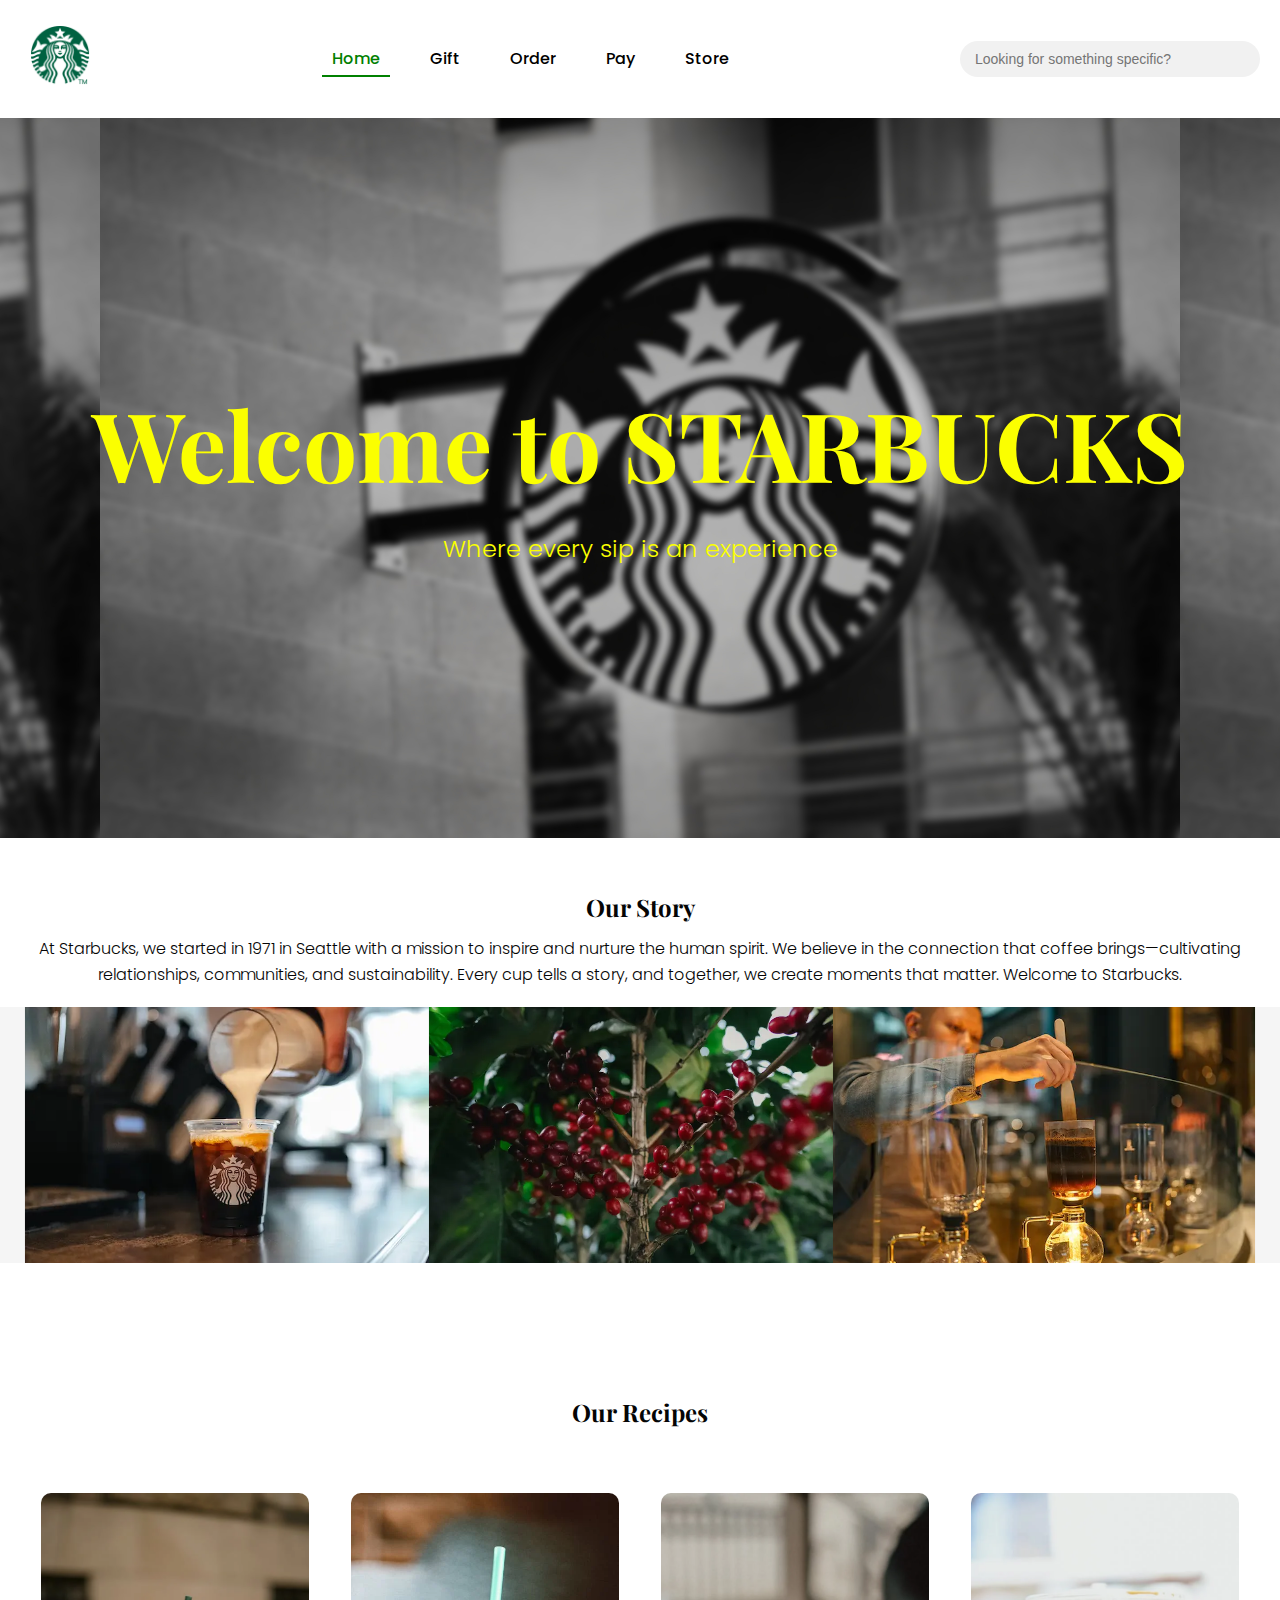
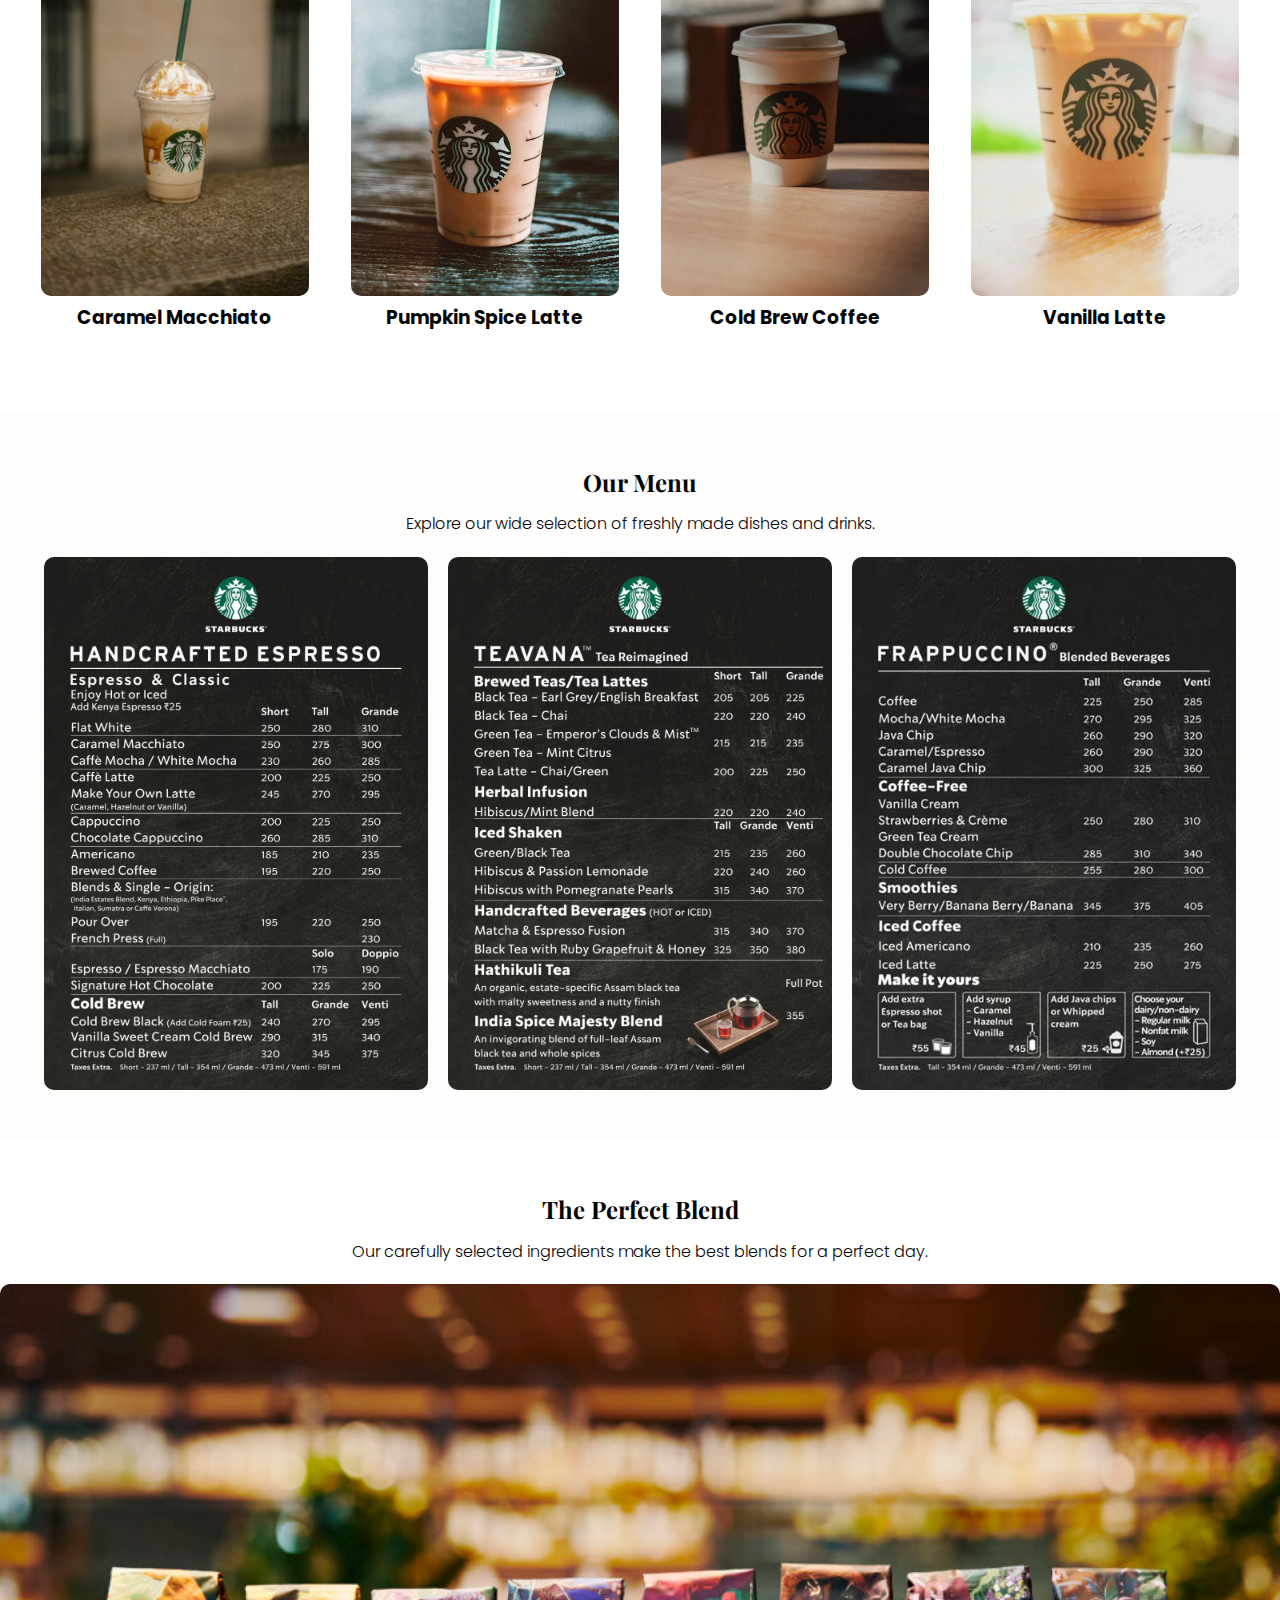
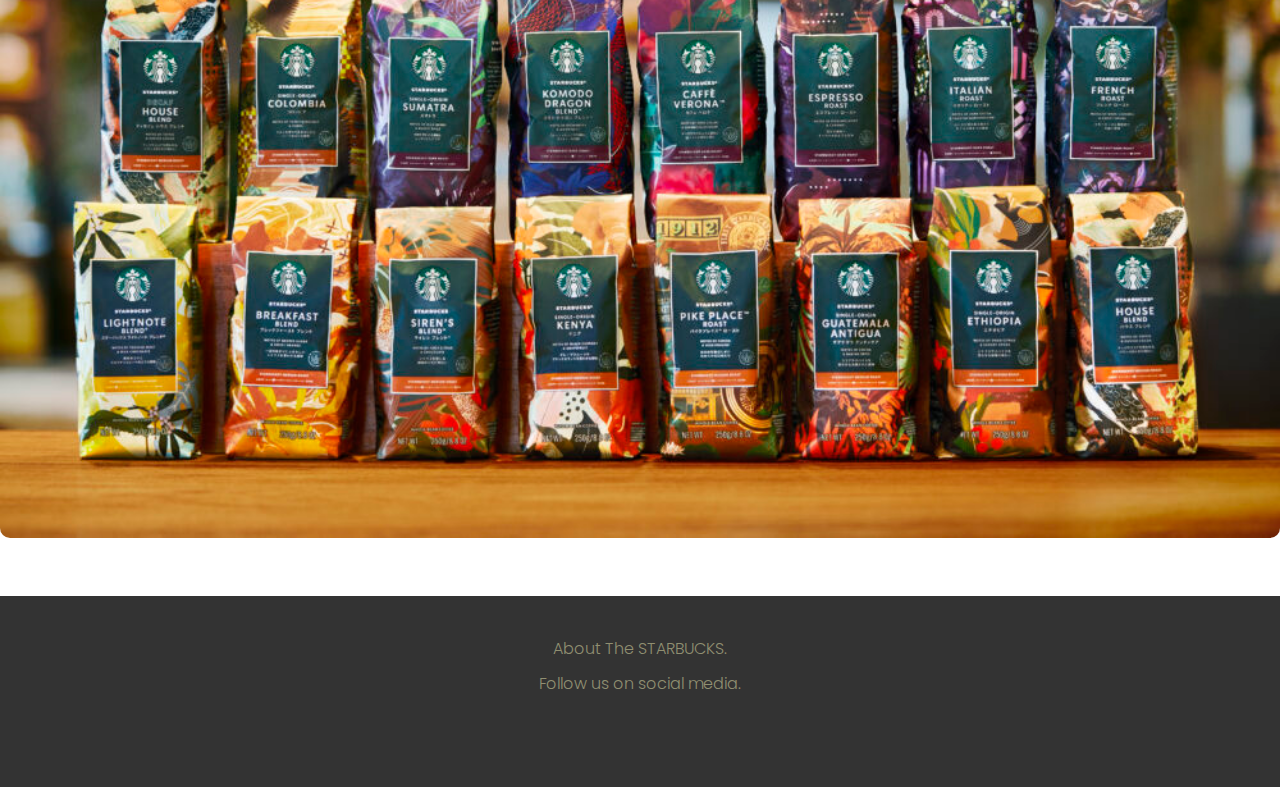
<file: index.html>
<!DOCTYPE html>
<html lang="en">

<head>
    <meta charset="UTF-8">
    <meta name="viewport" content="width=device-width, initial-scale=1.0">
    <title>STARBUCKS</title>
    <link rel="stylesheet" href="./style.css">
    <!-- fontawesome Link -->
    <link rel="stylesheet" href="https://cdnjs.cloudflare.com/ajax/libs/font-awesome/6.6.0/css/all.min.css"
        integrity="sha512-Kc323vGBEqzTmouAECnVceyQqyqdsSiqLQISBL29aUW4U/M7pSPA/gEUZQqv1cwx4OnYxTxve5UMg5GT6L4JJg=="
        crossorigin="anonymous" referrerpolicy="no-referrer" />
    <!-- font link-->
    <link
        href="https://fonts.googleapis.com/css2?family=Playfair+Display:wght@400;700&family=Poppins:wght@300;400;600&display=swap"
        rel="stylesheet">
</head>

<body>

    <div class="container">
        <!-- Navbar -->
        <header>
            <div>
                <nav class="navbar">
                    <div class="navbar-container">
                        <!-- Logo -->
                        <div class="navbar-logo">
                            <img src="./taskimages/logo.png" alt="Starbucks Logo" class="logo">
                        </div>
                        <!-- Menu Items -->
                        <ul class="navbar-menu">
                            <li><a href="#" class="active">Home</a></li>
                            <li><a href="https://www.starbucks.in/giftcards">Gift</a></li>
                            <li><a href="https://www.starbucks.in/ordering">Order</a></li>
                            <li><a href="https://www.starbucks.in/ordering">Pay</a></li>
                            <li><a href="https://www.starbucks.in/store-locator">Store</a></li>
                        </ul>
                        <!-- Search Bar -->
                        <div class="navbar-search">
                            <input type="text" placeholder="Looking for something specific?">
                            <i class="fa-solid fa-magnifying-glass"></i>
                        </div>
                        
                    </div>
                </nav>

            </div>
        </header>

        <!-- welcome Section -->
        <section class="welcome">
            <h1>Welcome to STARBUCKS</h1>
            <p>Where every sip is an experience</p>
        </section>

        <!-- Our Story Section -->
        <section class="our-story">
            <h2>Our Story</h2>
            <p id="stry"> At Starbucks, we started in 1971 in Seattle with a mission to inspire and nurture the human
                spirit. We
                believe in the connection that coffee brings—cultivating relationships, communities, and sustainability.
                Every cup tells a story, and together, we create moments that matter. Welcome to Starbucks.</p>
            <div class="story-images">
                <img src="./taskimages/our story img 1.jpg" alt="Story Image 1">
                <img src="./taskimages/our story img 2.jpg" alt="Story Image 2">
                <img src="./taskimages/our story img 3.jpg" alt="Story Image 3">
            </div>
        </section>

        <!-- Recipes Section -->
        <section class="recipes">
            <h2>Our Recipes</h2>
            <br>
            <br>
            <div class="recipe-grid">
                <div class="recipe-item">
                    <img src="./taskimages/caramel macchiato.jpg" alt="Recipe 1">
                    <h3>Caramel Macchiato</h3>
                </div>
                <div class="recipe-item">
                    <img src="./taskimages/Pumpkin Spice Latte.jpg" alt="Recipe 2">
                    <h3>Pumpkin Spice Latte</h3>
                </div>
                <div class="recipe-item">
                    <img src="./taskimages/Cold Brew Coffee.jpg" alt="Recipe 3">
                    <h3>Cold Brew Coffee</h3>
                </div>
                <div class="recipe-item">
                    <img src="./taskimages/Vanilla Latte.jpg">
                    <h3>Vanilla Latte</h3>
                </div>
            </div>
        </section>

        <!-- Menu Section -->
        <section class="menu">
            <h2>Our Menu</h2>
            <p>Explore our wide selection of freshly made dishes and drinks.</p>
            <div class="menu-items">
                <img src="./taskimages/menu 1.jpg" alt="Menu Item 1">
                <img src="./taskimages/menu 2.jpg" alt="Menu Item 2">
                <img src="./taskimages/menu 3.jpeg" alt="Menu Item 3">
            </div>
        </section>

        <!-- Blend Section -->
        <section class="blend">
            <h2>The Perfect Blend</h2>
            <p>Our carefully selected ingredients make the best blends for a perfect day.</p>
            <img src="./taskimages/blend img.jpg" alt="Coffee Blend">


        </section>

        <!-- Footer -->
        <footer>
            <div class="footer-content">
                <p>About The STARBUCKS. </p>
                <p>Follow us on social media.</p>

            </div>
            <div class="iconcollection">
                <!-- instagram -->
                <div class="icon">
                    <a href="https://www.instagram.com/starbucksindia/" target="_blank"><i
                            class="fa-brands fa-instagram brands"></i></a>
                </div>
                <!-- twitter -->
                <div class="icon">
                    <a href="https://x.com/starbucksindia" target="_blank"><i
                            class="fa-brands fa-twitter brands"></i></a>
                </div>
                <!-- facebook -->
                <div class="icon">
                    <a href="https://www.facebook.com/starbucksindia" target="_blank"><i
                            class="fa-brands fa-facebook brands"></i></a>
                </div>
            </div>
        </footer>
    </div>


</body>
</html>
</file>
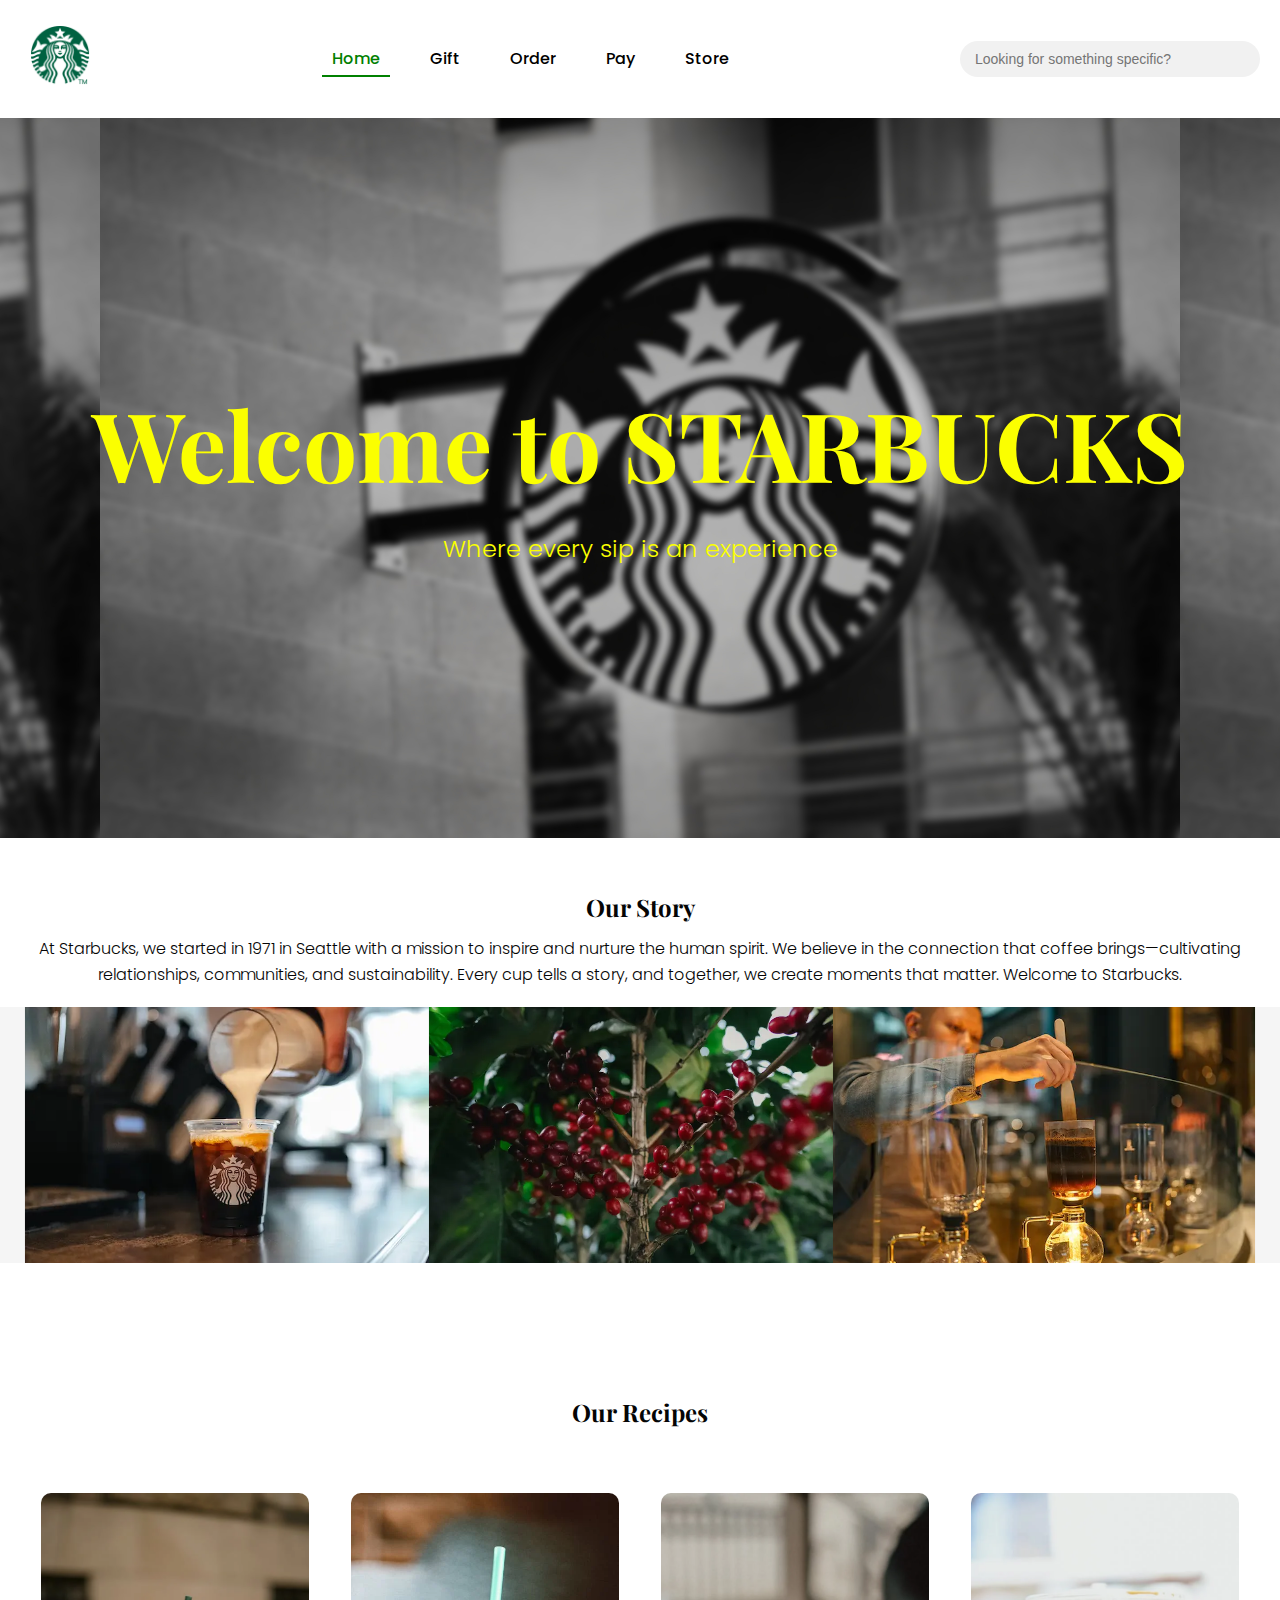
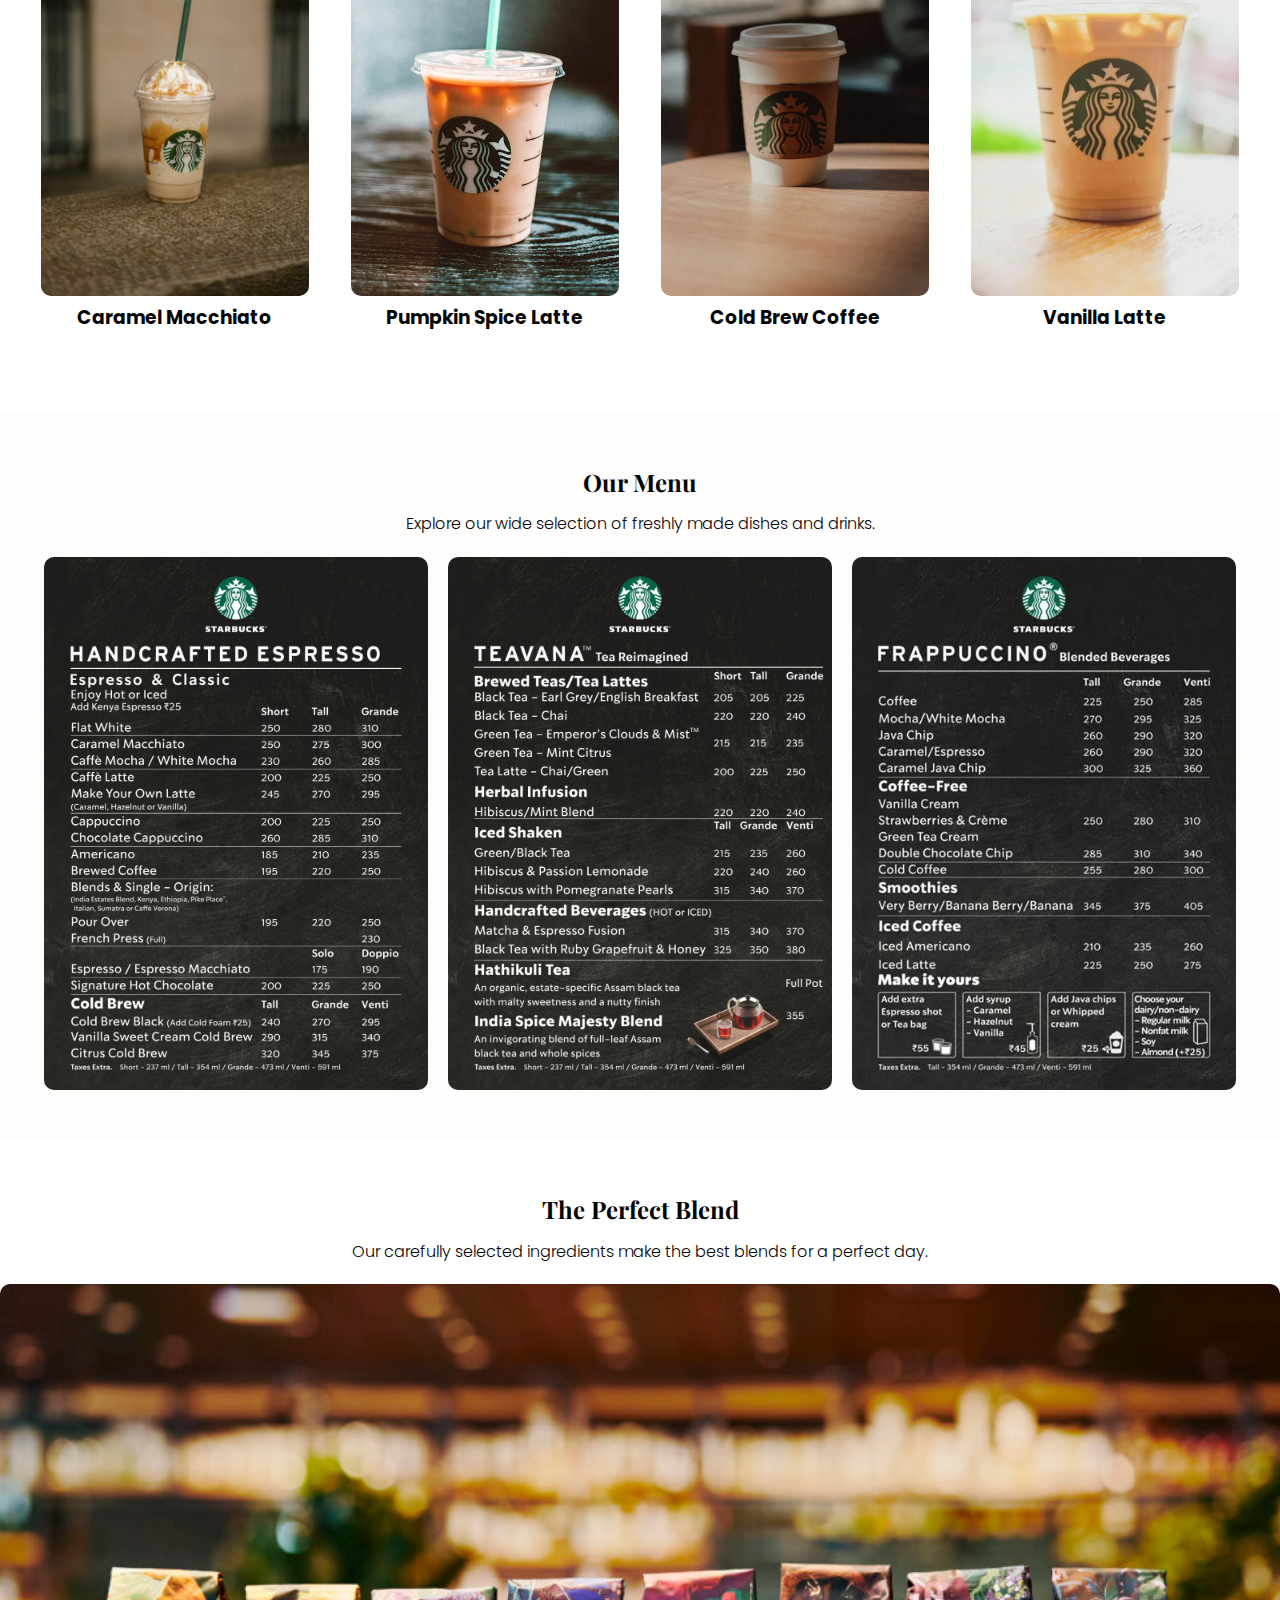
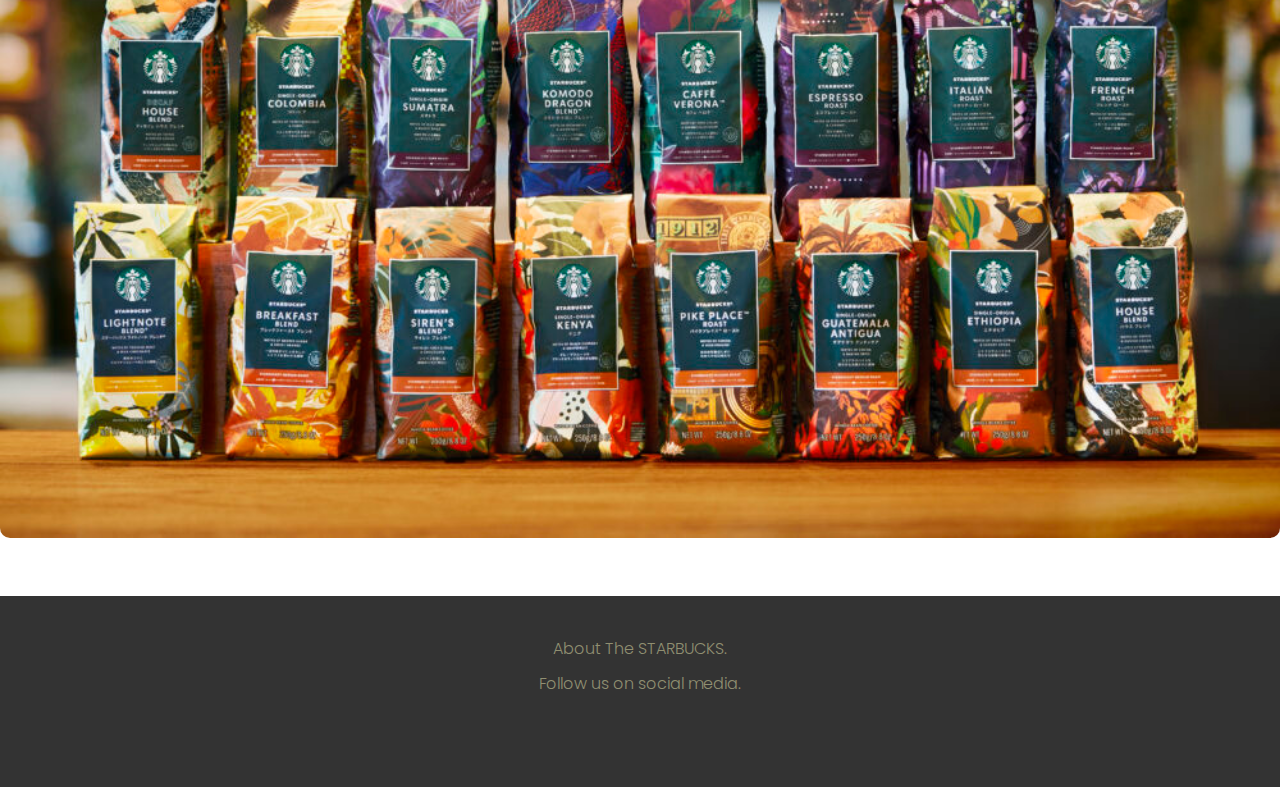
<file: assignment2.html>
<!DOCTYPE html>
<html lang="en">

<head>
    <meta charset="UTF-8">
    <meta name="viewport" content="width=device-width, initial-scale=1.0">
    <title>STARBUCKS</title>
    <link rel="stylesheet" href="./assignment2.css">
    <!-- fontawesome Link -->
    <link rel="stylesheet" href="https://cdnjs.cloudflare.com/ajax/libs/font-awesome/6.6.0/css/all.min.css"
        integrity="sha512-Kc323vGBEqzTmouAECnVceyQqyqdsSiqLQISBL29aUW4U/M7pSPA/gEUZQqv1cwx4OnYxTxve5UMg5GT6L4JJg=="
        crossorigin="anonymous" referrerpolicy="no-referrer" />
    <!-- font link-->
    <link
        href="https://fonts.googleapis.com/css2?family=Playfair+Display:wght@400;700&family=Poppins:wght@300;400;600&display=swap"
        rel="stylesheet">
</head>

<body>

    <div class="container">
        <!-- Navbar -->
        <header>
            <div>
                <nav class="navbar">
                    <div class="navbar-container">
                        <!-- Logo -->
                        <div class="navbar-logo">
                            <img src="./taskimages/logo.png" alt="Starbucks Logo" class="logo">
                        </div>
                        <!-- Menu Items -->
                        <ul class="navbar-menu">
                            <li><a href="#" class="active">Home</a></li>
                            <li><a href="https://www.starbucks.in/giftcards">Gift</a></li>
                            <li><a href="https://www.starbucks.in/ordering">Order</a></li>
                            <li><a href="https://www.starbucks.in/ordering">Pay</a></li>
                            <li><a href="https://www.starbucks.in/store-locator">Store</a></li>
                        </ul>
                        <!-- Search Bar -->
                        <div class="navbar-search">
                            <input type="text" placeholder="Looking for something specific?">
                            <i class="fa-solid fa-magnifying-glass"></i>
                        </div>
                        
                    </div>
                </nav>

            </div>
        </header>

        <!-- welcome Section -->
        <section class="welcome">
            <h1>Welcome to STARBUCKS</h1>
            <p>Where every sip is an experience</p>
        </section>

        <!-- Our Story Section -->
        <section class="our-story">
            <h2>Our Story</h2>
            <p id="stry"> At Starbucks, we started in 1971 in Seattle with a mission to inspire and nurture the human
                spirit. We
                believe in the connection that coffee brings—cultivating relationships, communities, and sustainability.
                Every cup tells a story, and together, we create moments that matter. Welcome to Starbucks.</p>
            <div class="story-images">
                <img src="./taskimages/our story img 1.jpg" alt="Story Image 1">
                <img src="./taskimages/our story img 2.jpg" alt="Story Image 2">
                <img src="./taskimages/our story img 3.jpg" alt="Story Image 3">
            </div>
        </section>

        <!-- Recipes Section -->
        <section class="recipes">
            <h2>Our Recipes</h2>
            <br>
            <br>
            <div class="recipe-grid">
                <div class="recipe-item">
                    <img src="./taskimages/caramel macchiato.jpg" alt="Recipe 1">
                    <h3>Caramel Macchiato</h3>
                </div>
                <div class="recipe-item">
                    <img src="./taskimages/Pumpkin Spice Latte.jpg" alt="Recipe 2">
                    <h3>Pumpkin Spice Latte</h3>
                </div>
                <div class="recipe-item">
                    <img src="./taskimages/Cold Brew Coffee.jpg" alt="Recipe 3">
                    <h3>Cold Brew Coffee</h3>
                </div>
                <div class="recipe-item">
                    <img src="./taskimages/Vanilla Latte.jpg">
                    <h3>Vanilla Latte</h3>
                </div>
            </div>
        </section>

        <!-- Menu Section -->
        <section class="menu">
            <h2>Our Menu</h2>
            <p>Explore our wide selection of freshly made dishes and drinks.</p>
            <div class="menu-items">
                <img src="./taskimages/menu 1.jpg" alt="Menu Item 1">
                <img src="./taskimages/menu 2.jpg" alt="Menu Item 2">
                <img src="./taskimages/menu 3.jpeg" alt="Menu Item 3">
            </div>
        </section>

        <!-- Blend Section -->
        <section class="blend">
            <h2>The Perfect Blend</h2>
            <p>Our carefully selected ingredients make the best blends for a perfect day.</p>
            <img src="./taskimages/blend img.jpg" alt="Coffee Blend">


        </section>

        <!-- Footer -->
        <footer>
            <div class="footer-content">
                <p>About The STARBUCKS. </p>
                <p>Follow us on social media.</p>

            </div>
            <div class="iconcollection">
                <!-- instagram -->
                <div class="icon">
                    <a href="https://www.instagram.com/starbucksindia/" target="_blank"><i
                            class="fa-brands fa-instagram brands"></i></a>
                </div>
                <!-- twitter -->
                <div class="icon">
                    <a href="https://x.com/starbucksindia" target="_blank"><i
                            class="fa-brands fa-twitter brands"></i></a>
                </div>
                <!-- facebook -->
                <div class="icon">
                    <a href="https://www.facebook.com/starbucksindia" target="_blank"><i
                            class="fa-brands fa-facebook brands"></i></a>
                </div>
            </div>
        </footer>
    </div>


</body>
</html>
</file>
<file: style.css>
/* Global Styles */
* {
    margin: 0;
    padding: 0;
    box-sizing: border-box;
}

body {
    font-family: 'Poppins', sans-serif;
    color: #050505;
    line-height: 1.6;
}

h1, h2 {
    font-family: 'Playfair Display', serif;
    font-weight: 700;
    margin-bottom: 10px;
}

p {
    font-family: 'Poppins', sans-serif;
    font-weight: 300;
    margin-bottom: 20px;
}

/* Navbar */
.navbar {
    background-color: white;
    padding: 15px 20px;
    box-shadow: 0px 2px 10px rgba(0, 0, 0, 0.1);
}

.navbar-container {
    display: flex;
    justify-content: space-between;
    align-items: center;
}

.navbar-logo img {
    width: 60px;
    margin: 10px;
}

.navbar-menu {
    display: flex;
    list-style: none;
    gap: 30px;
}

.navbar-menu li a {
    text-decoration: none;
    color: black;
    font-weight: 500;
    padding: 5px 10px;
   
}

.navbar-menu li a.active {
    color: green;
    border-bottom: 2px solid green;
}

.navbar-menu li a:hover {
    color: green;
}

.navbar-search {
    display: flex;
    align-items: center;
    background-color: #f1f1f1;
    border-radius: 25px;
    padding: 5px 10px;
    width: 300px;
}

.navbar-search input {
    border: none;
    outline: none;
    background: none;
    padding: 5px;
    width: 100%;
    font-size: 14px;
}

.navbar-search .search-icon {
    color: gray;
    font-size: 16px;
    cursor: pointer;
}

.navbar-profile .profile-icon {
    font-size: 20px;
    color: gray;
    cursor: pointer;
}

.navbar-profile {
    margin-left: 20px;
}

/* Responsive*/
@media (max-width: 760px) and (min-width:481px) {
    .navbar-container {
        flex-direction: column;
        align-items: flex-start;
    }
    .navbar-menu {
        justify-content: space-around;
        width: 100%;
        margin-top: 10px;
    }
    .navbar-search {
        width: 100%;
        margin-top: 10px;
    }
.navimg{
    width: 100%;
}
}

/* Hero Section */
.welcome {
    background-image: url('./taskimages/image.jpg');
    background-size: contain;
    background-position: center;
    height: 80vh;
    display: flex;
    flex-direction: column;
    justify-content: center;
    align-items: center;
    text-align: center;
    color: rgb(251, 255, 0);
   
}

.welcome {
    font-size: 3rem;
}

.welcome p {
    font-size: 1.5rem;
    
   
}
/* Hover Effect */
.welcome:hover h1, 
.welcome:hover p {
    transform: scale(1.016); 
    letter-spacing: 3px; 
}
.welcome h1:hover {
    text-shadow: 0 0 15px rgb(140, 255, 0);
}

.welcome p:hover {
    text-shadow: 0 0 10px rgba(140, 255, 0);
}

/* Our Story Section */
.our-story {
    background-color: #ffffff;
    padding: 50px 0;
    text-align: center;
    
}

.our-story .story-images {
    display: flex;
    justify-content: center;
    gap: 20px;
}

.our-story img {
    width: 30%;
    border-radius: 10px;
}
.story-images {
    position: relative;
    overflow: hidden;
    background-color: #f5f5f5;
  }
  
  .story-images img {
    width: 30%;
    opacity: 30;
    transform: scale(1.1);
    transition: opacity 0.10s ease, transform 0.9s ease;
  }
  
  .story-images:hover img {
    opacity: 5;
    transform: scale(1);
  }


/* Recipes Section */
.recipes {
    margin: 30px;
    padding: 50px 0;
    text-align: center;
}

.recipes .recipe-grid {
    display: flex;
    justify-content: space-around;
    flex-wrap: wrap;
    gap: 20px;
}

.recipe-item {
    width: 22%;
}

.recipe-item img {
    width: 100%;
    border-radius: 10px;
}
/* hover */
.recipe-item:hover img {
    transform: scale(1.2); 
}

.recipe-item:hover p {
    opacity: 0;
    transform: translateY(0); 
}

/* Menu Section */
.menu {
    background-color: #fffcfc;
    padding: 50px 0;
    text-align: center;
}

.menu-items {
    display: flex;
    justify-content: center;
    gap: 20px;
}

.menu-items img {
    width: 30%;
    border-radius: 10px;
}
/* hover */
.menu-items img:hover {
    transform: scale(1.2); 
    opacity: 08; 
}


.menu-items img:hover {
    box-shadow: 0 4px 15px rgba(0, 0, 0, 0.3);
}

/* Blend Section */
.blend {
    padding: 50px 0;
    text-align: center;
}

.blend img {
    width: 100%;
    border-radius: 10px;
}
.iconcollection{
    display: flex;
    justify-content: center;
    align-items: center;
    margin-top: 0%;
}
.icon{
    width: 50px;
    height: 50px;
    /* border: solid; */
    border-radius: 60%;
    display: flex;
    justify-content: center;
    align-items: center;
    margin: 0px 10px;
}
.brands{
    color: rgb(247, 210, 0);
    font-size: 2rem;
}
.icon:hover{
    background-image: linear-gradient(to bottom right, rgb(16, 81, 0), rgb(44, 131, 16), rgb(19, 228, 12));
}
.icon:hover .brands{
  
    /* animation */
    animation: rotate 3s;
}
@keyframes rotate{
    0%{
        transform: rotate(30deg);
    }
    20%{
        transform: rotate(-30deg);
    }
    40%{
        transform: rotate(30deg);
    }
    60%{
        transform: rotate(-30deg);
    }
    80%{
        transform: rotate(30deg);
    }
    100%{
        transform: rotate(-30deg);
    }
}

/* Footer */
footer {
    background-color: #333;
    color: rgb(144, 143, 113);
    padding: 30px 0;
    text-align: center;
}

footer p {
    margin: 10px 0;
}

footer .social-media a {
    color: white;
    margin: 0 15px;
    text-decoration: none;
}
html{
    scroll-behavior: smooth;
}
::-webkit-scrollbar{
    width: 10px;
    border-radius: 10px;
}
::-webkit-scrollbar-track{
    background-color: azure;

}
::-webkit-scrollbar-thumb{
    background-color: rgb(208, 233, 93);
    border-radius: 10px;
}
</file>
<file: assignment2.css>
/* Global Styles */
* {
    margin: 0;
    padding: 0;
    box-sizing: border-box;
}

body {
    font-family: 'Poppins', sans-serif;
    color: #050505;
    line-height: 1.6;
}

h1, h2 {
    font-family: 'Playfair Display', serif;
    font-weight: 700;
    margin-bottom: 10px;
}

p {
    font-family: 'Poppins', sans-serif;
    font-weight: 300;
    margin-bottom: 20px;
}

/* Navbar */
.navbar {
    background-color: white;
    padding: 15px 20px;
    box-shadow: 0px 2px 10px rgba(0, 0, 0, 0.1);
}

.navbar-container {
    display: flex;
    justify-content: space-between;
    align-items: center;
}

.navbar-logo img {
    width: 60px;
    margin: 10px;
}

.navbar-menu {
    display: flex;
    list-style: none;
    gap: 30px;
}

.navbar-menu li a {
    text-decoration: none;
    color: black;
    font-weight: 500;
    padding: 5px 10px;
   
}

.navbar-menu li a.active {
    color: green;
    border-bottom: 2px solid green;
}

.navbar-menu li a:hover {
    color: green;
}

.navbar-search {
    display: flex;
    align-items: center;
    background-color: #f1f1f1;
    border-radius: 25px;
    padding: 5px 10px;
    width: 300px;
}

.navbar-search input {
    border: none;
    outline: none;
    background: none;
    padding: 5px;
    width: 100%;
    font-size: 14px;
}

.navbar-search .search-icon {
    color: gray;
    font-size: 16px;
    cursor: pointer;
}

.navbar-profile .profile-icon {
    font-size: 20px;
    color: gray;
    cursor: pointer;
}

.navbar-profile {
    margin-left: 20px;
}

/* Responsive*/
@media (max-width: 760px) and (min-width:481px) {
    .navbar-container {
        flex-direction: column;
        align-items: flex-start;
    }
    .navbar-menu {
        justify-content: space-around;
        width: 100%;
        margin-top: 10px;
    }
    .navbar-search {
        width: 100%;
        margin-top: 10px;
    }
.navimg{
    width: 100%;
}
}

/* Hero Section */
.welcome {
    background-image: url('./taskimages/image.jpg');
    background-size: contain;
    background-position: center;
    height: 80vh;
    display: flex;
    flex-direction: column;
    justify-content: center;
    align-items: center;
    text-align: center;
    color: rgb(251, 255, 0);
   
}

.welcome {
    font-size: 3rem;
}

.welcome p {
    font-size: 1.5rem;
    
   
}
/* Hover Effect */
.welcome:hover h1, 
.welcome:hover p {
    transform: scale(1.016); 
    letter-spacing: 3px; 
}
.welcome h1:hover {
    text-shadow: 0 0 15px rgb(140, 255, 0);
}

.welcome p:hover {
    text-shadow: 0 0 10px rgba(140, 255, 0);
}

/* Our Story Section */
.our-story {
    background-color: #ffffff;
    padding: 50px 0;
    text-align: center;
    
}

.our-story .story-images {
    display: flex;
    justify-content: center;
    gap: 20px;
}

.our-story img {
    width: 30%;
    border-radius: 10px;
}
.story-images {
    position: relative;
    overflow: hidden;
    background-color: #f5f5f5;
  }
  
  .story-images img {
    width: 30%;
    opacity: 30;
    transform: scale(1.1);
    transition: opacity 0.10s ease, transform 0.9s ease;
  }
  
  .story-images:hover img {
    opacity: 5;
    transform: scale(1);
  }


/* Recipes Section */
.recipes {
    margin: 30px;
    padding: 50px 0;
    text-align: center;
}

.recipes .recipe-grid {
    display: flex;
    justify-content: space-around;
    flex-wrap: wrap;
    gap: 20px;
}

.recipe-item {
    width: 22%;
}

.recipe-item img {
    width: 100%;
    border-radius: 10px;
}
/* hover */
.recipe-item:hover img {
    transform: scale(1.2); 
}

.recipe-item:hover p {
    opacity: 0;
    transform: translateY(0); 
}

/* Menu Section */
.menu {
    background-color: #fffcfc;
    padding: 50px 0;
    text-align: center;
}

.menu-items {
    display: flex;
    justify-content: center;
    gap: 20px;
}

.menu-items img {
    width: 30%;
    border-radius: 10px;
}
/* hover */
.menu-items img:hover {
    transform: scale(1.2); 
    opacity: 08; 
}


.menu-items img:hover {
    box-shadow: 0 4px 15px rgba(0, 0, 0, 0.3);
}

/* Blend Section */
.blend {
    padding: 50px 0;
    text-align: center;
}

.blend img {
    width: 100%;
    border-radius: 10px;
}
.iconcollection{
    display: flex;
    justify-content: center;
    align-items: center;
    margin-top: 0%;
}
.icon{
    width: 50px;
    height: 50px;
    /* border: solid; */
    border-radius: 60%;
    display: flex;
    justify-content: center;
    align-items: center;
    margin: 0px 10px;
}
.brands{
    color: rgb(247, 210, 0);
    font-size: 2rem;
}
.icon:hover{
    background-image: linear-gradient(to bottom right, rgb(16, 81, 0), rgb(44, 131, 16), rgb(19, 228, 12));
}
.icon:hover .brands{
  
    /* animation */
    animation: rotate 3s;
}
@keyframes rotate{
    0%{
        transform: rotate(30deg);
    }
    20%{
        transform: rotate(-30deg);
    }
    40%{
        transform: rotate(30deg);
    }
    60%{
        transform: rotate(-30deg);
    }
    80%{
        transform: rotate(30deg);
    }
    100%{
        transform: rotate(-30deg);
    }
}

/* Footer */
footer {
    background-color: #333;
    color: rgb(144, 143, 113);
    padding: 30px 0;
    text-align: center;
}

footer p {
    margin: 10px 0;
}

footer .social-media a {
    color: white;
    margin: 0 15px;
    text-decoration: none;
}
html{
    scroll-behavior: smooth;
}
::-webkit-scrollbar{
    width: 10px;
    border-radius: 10px;
}
::-webkit-scrollbar-track{
    background-color: azure;

}
::-webkit-scrollbar-thumb{
    background-color: rgb(208, 233, 93);
    border-radius: 10px;
}
</file>
